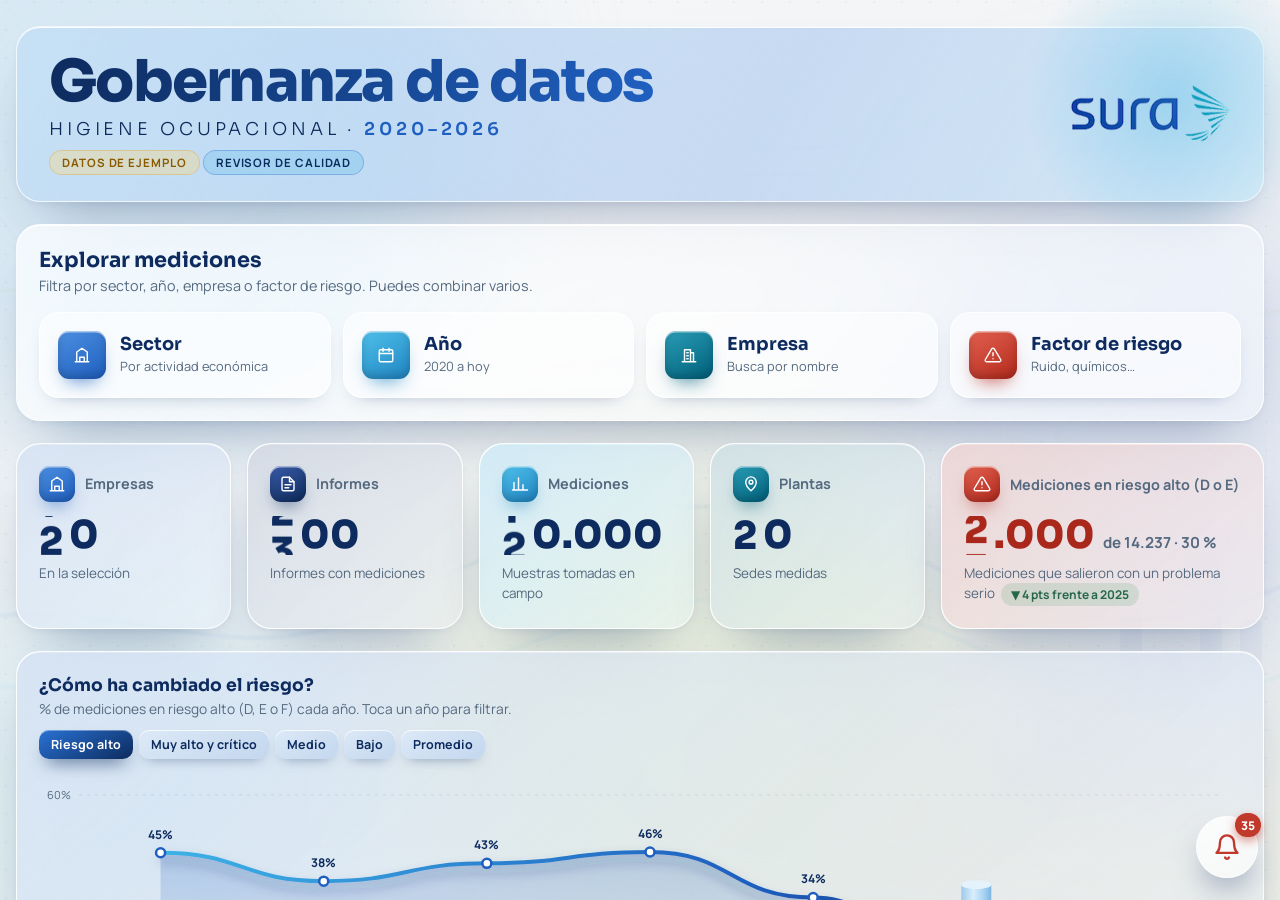
<file: index.html>
<!doctype html>
<html lang="es">
<head>
<meta charset="utf-8">
<meta http-equiv="refresh" content="0; url=tablero-gobernanza-actual.html">
<title>Gobernanza de datos</title>
</head>
<body><a href="tablero-gobernanza-actual.html">Abrir el tablero</a></body>
</html>
</file>
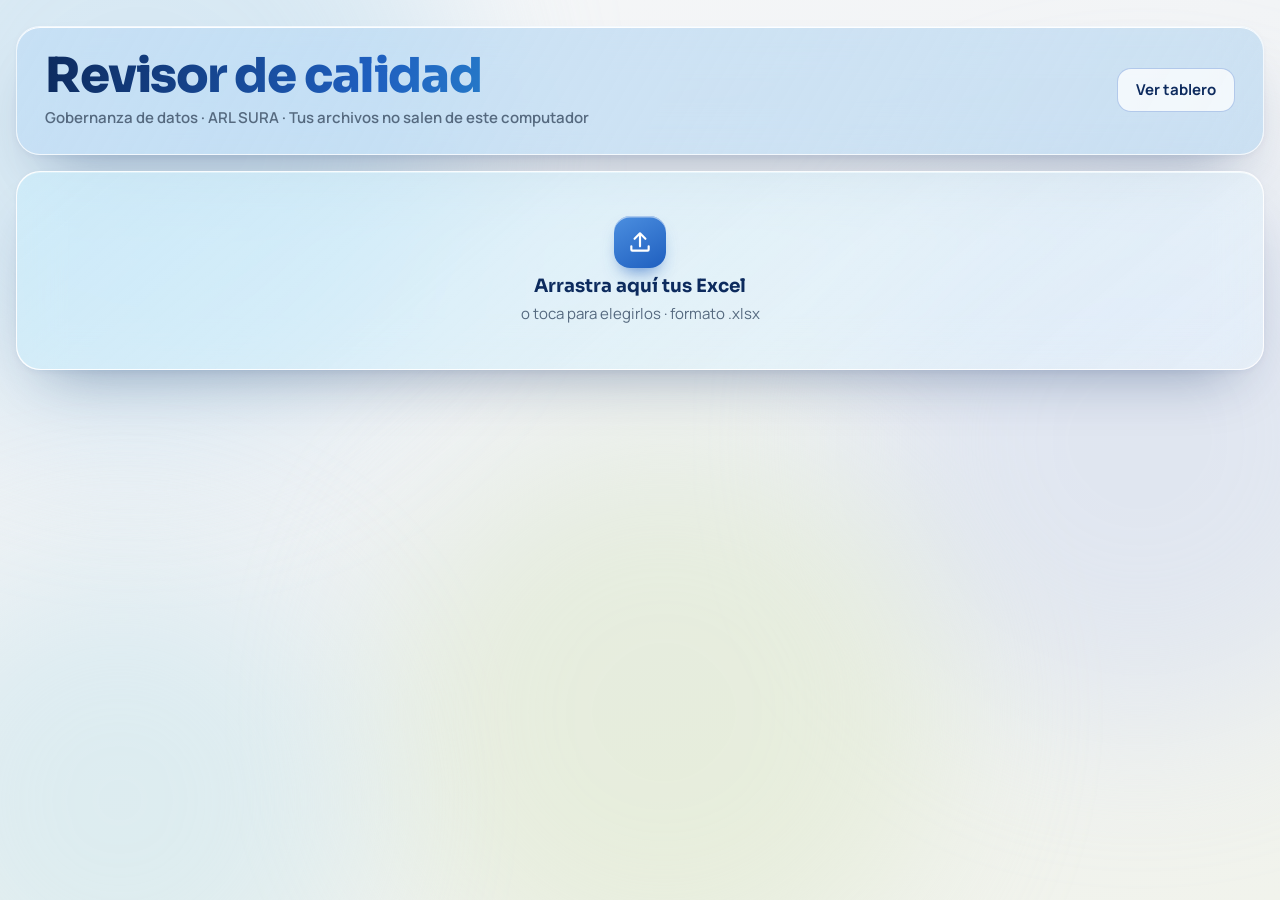
<file: revisor/index.html>
<!doctype html>
<html lang="es">
<head>
<meta charset="utf-8">
<meta name="viewport" content="width=device-width,initial-scale=1">
<!-- Esta línea le prohíbe al navegador enviar datos a cualquier parte: los Excel no salen del computador. -->
<meta http-equiv="Content-Security-Policy" content="connect-src 'none'; form-action 'none'; img-src data: blob:">
<title>Revisor de calidad</title>
<link rel="stylesheet" href="https://fonts.googleapis.com/css2?family=Sora:wght@400;600;700;800&family=Manrope:wght@400;500;600;700;800&display=swap">
<link rel="stylesheet" href="estilo.css">
</head>
<body>
<div class="bg" aria-hidden="true"><i class="blob b1"></i><i class="blob b2"></i><i class="blob b3"></i><i class="blob b4"></i></div>

<div class="wrap">
  <header class="glass head">
    <div>
      <h1 class="title">Revisor de calidad</h1>
      <p class="sub">Gobernanza de datos · ARL SURA · Tus archivos no salen de este computador</p>
    </div>
    <a class="btn enlace-app" href="../tablero-gobernanza-actual.html">Ver tablero</a>
    <div class="acciones" id="acciones" hidden>
      <button class="btn" id="btnRevisar" type="button">Volver a revisar</button>
      <button class="btn pri" id="btnExcel" type="button">Generar Excel de correcciones</button>
    </div>
  </header>

  <section class="glass t-sky zona" id="zona">
    <label class="soltar" for="selector">
      <span class="ico" aria-hidden="true"><svg viewBox="0 0 24 24" fill="none" stroke="currentColor" stroke-width="2" stroke-linecap="round" stroke-linejoin="round"><path d="M12 16V4M7 9l5-5 5 5M4 16v3a1 1 0 0 0 1 1h14a1 1 0 0 0 1-1v-3"/></svg></span>
      <strong id="zonaTitulo">Arrastra aquí tus Excel</strong>
      <span class="mut" id="zonaTexto">o toca para elegirlos · formato .xlsx</span>
    </label>
    <input id="selector" type="file" accept=".xlsx" multiple>
  </section>

  <p class="aviso" id="aviso" role="status" hidden></p>

  <main class="columnas" id="resultado" hidden>
    <aside class="glass lateral">
      <h2>Archivos</h2>
      <ul class="lista" id="listaArchivos"></ul>
      <div class="titulo-fila">
        <h2>Empresas</h2>
        <button class="enlace" id="btnLimpiar" type="button" hidden>Ver todas</button>
      </div>
      <ul class="lista" id="listaEmpresas"></ul>
    </aside>

    <section class="principal">
      <div class="kpis">
        <div class="glass t-green kpi"><b class="tab" id="kListo">0 %</b><span>Listo para cargar</span></div>
        <div class="glass t-red kpi"><b class="tab" id="kAlta">0</b><span>Prioridad alta</span></div>
        <div class="glass t-amber kpi"><b class="tab" id="kMedia">0</b><span>Prioridad media</span></div>
        <div class="glass t-blue kpi"><b class="tab" id="kFilas">0</b><span>Filas revisadas</span></div>
      </div>
      <div class="glass t-sky solos" id="solos" hidden></div>
      <div class="filtros">
        <div class="chips" id="chips" role="group" aria-label="Prioridad">
          <button type="button" class="chip on" data-p="">Todas</button>
          <button type="button" class="chip" data-p="Alta">Alta</button>
          <button type="button" class="chip" data-p="Media">Media</button>
        </div>
        <label class="campo"><span>Hoja</span><select id="filtroHoja"></select></label>
        <label class="campo"><span>Problema</span><select id="filtroTipo"></select></label>
      </div>
      <p class="conteo mut" id="conteo"></p>
      <div class="puntos" id="puntos"></div>
      <button class="btn mas" id="btnMas" type="button" hidden>Ver más</button>
    </section>
  </main>
</div>

<div class="soltar-velo" id="velo" hidden><div class="glass">Suelta tus Excel aquí</div></div>

<script src="js/excel.js"></script>
<script src="js/reglas.js"></script>
<script src="js/auditoria.js"></script>
<script src="js/correcciones.js"></script>
<script src="js/app.js"></script>
</body>
</html>
</file>
<file: revisor/estilo.css>
/* Mismo lenguaje del tablero de gobernanza: fondo pastel, tarjetas de vidrio, azules de Sura. Tema claro deliberado. */
:root{
  --dark:#0D2B5E;--blue:#1F5FBF;--sky:#3DB2E6;--ink:#0C2340;--mut:#55697F;--line:rgba(255,255,255,.75);
  --alta:#A93226;--media:#9A6200;
  --fd:"Sora",system-ui,sans-serif;--fb:"Manrope",system-ui,-apple-system,"Segoe UI",sans-serif;
  color-scheme:light;
}
*{box-sizing:border-box}
[hidden]{display:none!important}
html,body{margin:0}
body{font:15px/1.5 var(--fb);color:var(--ink);background:#E9F0F6;overflow-x:hidden}
button,select{font:inherit;color:inherit}
button{cursor:pointer}
button:focus-visible,select:focus-visible,.soltar:focus-within{outline:3px solid var(--sky);outline-offset:2px}
h2{font:700 .95rem var(--fd);color:var(--dark);margin:0}
.tab{font-variant-numeric:tabular-nums}
.mut{color:var(--mut)}
.bg{position:fixed;inset:0;z-index:0;overflow:hidden;background:linear-gradient(165deg,#F6F7F8 0%,#EEF1F4 55%,#F1F3EC 100%)}
.blob{position:absolute;border-radius:50%;filter:blur(80px)}
.b1{width:640px;height:640px;left:-180px;top:-200px;background:#BFDDF0;opacity:.55}
.b2{width:560px;height:560px;right:-140px;top:160px;background:#D3DCEF;opacity:.5}
.b3{width:560px;height:560px;left:30%;top:48%;background:#DDE8C6;opacity:.45}
.b4{width:480px;height:480px;left:-120px;bottom:-140px;background:#C8E6EE;opacity:.45}
.wrap{position:relative;z-index:1;max-width:1280px;margin:0 auto;padding:26px 16px 70px;display:grid;gap:16px}
.glass{position:relative;border-radius:24px;padding:22px;min-width:0;
  background:linear-gradient(140deg,rgba(255,255,255,.72),rgba(255,255,255,.38));
  backdrop-filter:blur(22px) saturate(1.4);-webkit-backdrop-filter:blur(22px) saturate(1.4);
  border:1px solid var(--line);
  box-shadow:inset 0 1px 0 rgba(255,255,255,.95),0 2px 6px rgba(13,43,94,.05),0 30px 60px -30px rgba(13,43,94,.42)}
.glass::before{content:"";position:absolute;inset:0;border-radius:inherit;background:var(--tint,transparent);pointer-events:none}
.glass>*{position:relative}
.t-blue{--tint:linear-gradient(140deg,rgba(31,95,191,.14),rgba(31,95,191,.03))}
.t-sky{--tint:linear-gradient(140deg,rgba(61,178,230,.20),rgba(61,178,230,.04))}
.t-red{--tint:linear-gradient(140deg,rgba(192,57,43,.17),rgba(192,57,43,.04))}
.t-amber{--tint:linear-gradient(140deg,rgba(214,140,20,.17),rgba(214,140,20,.04))}
.t-green{--tint:linear-gradient(140deg,rgba(62,155,95,.17),rgba(62,155,95,.04))}
.enlace-app{display:inline-grid;place-items:center;text-decoration:none;margin-left:auto}
.solos{padding:14px 18px}
.solos b{font:700 .95rem var(--fd);color:var(--dark)}
.solos ul{list-style:none;margin:8px 0 0;padding:0;display:flex;flex-wrap:wrap;gap:6px 18px;font-size:.88rem;color:var(--mut);font-weight:600}
.head{display:flex;flex-wrap:wrap;align-items:center;justify-content:space-between;gap:16px;padding:24px 28px;background:linear-gradient(120deg,rgba(196,222,244,.85),rgba(170,208,238,.5))}
.title{font:800 clamp(1.9rem,4.4vw,3rem)/1.05 var(--fd);letter-spacing:-.03em;margin:0;background:linear-gradient(100deg,#0D2B5E 0%,#1F5FBF 60%,#2B8FD0 100%);-webkit-background-clip:text;background-clip:text;color:transparent}
.sub{margin:6px 0 0;color:var(--mut);font-weight:600}
.acciones{display:flex;flex-wrap:wrap;gap:10px}
.btn{min-height:44px;padding:9px 18px;border-radius:14px;border:1px solid rgba(31,95,191,.3);background:rgba(255,255,255,.75);color:var(--dark);font-weight:700}
.btn:hover{background:#fff}
.btn:disabled{opacity:.55;cursor:default}
.btn.pri{background:linear-gradient(150deg,#2F74D6,#1F5FBF);border-color:transparent;color:#fff}
.btn.pri:hover{background:linear-gradient(150deg,#1F5FBF,#0D2B5E)}
.zona{padding:0}
.zona input{position:absolute;width:1px;height:1px;opacity:0}
.soltar{display:flex;flex-direction:column;align-items:center;gap:6px;padding:44px 20px;text-align:center;cursor:pointer;border-radius:24px}
.zona.compacta .soltar{flex-direction:row;justify-content:center;gap:12px;padding:12px 20px}
.zona.compacta .ico{width:34px;height:34px;border-radius:11px}
.zona.compacta .ico svg{width:17px;height:17px}
.soltar strong{font:700 1.15rem var(--fd);color:var(--dark)}
.zona.compacta .soltar strong{font-size:.95rem}
.ico{flex:none;width:52px;height:52px;border-radius:16px;display:grid;place-items:center;color:#fff;background:linear-gradient(150deg,#4C8FE0,#1F5FBF);box-shadow:inset 0 1.5px 0 rgba(255,255,255,.55),0 10px 18px -8px rgba(31,95,191,.75)}
.ico svg{width:26px;height:26px}
.aviso{margin:0;padding:12px 16px;border-radius:14px;background:rgba(255,255,255,.8);border:1px solid var(--line);font-weight:600}
.aviso.error{color:var(--alta)}
.columnas{display:grid;grid-template-columns:300px minmax(0,1fr);gap:16px;align-items:start}
.lateral{position:sticky;top:16px;max-height:calc(100vh - 32px);overflow:auto;padding:18px}
.titulo-fila{display:flex;align-items:center;justify-content:space-between;margin-top:18px}
.enlace{border:0;background:none;color:var(--blue);font-weight:700;padding:4px 0;min-height:32px}
.lista{list-style:none;margin:8px 0 0;padding:0;display:grid;gap:4px}
.lista li{display:flex;align-items:center;gap:8px;min-width:0}
.fila-lista{flex:1;min-width:0;display:flex;align-items:center;gap:8px;min-height:40px;padding:6px 10px;border-radius:12px;border:1px solid transparent;background:none;text-align:left}
button.fila-lista:hover{background:rgba(255,255,255,.65)}
button.fila-lista[aria-pressed=true]{background:#fff;border-color:rgba(31,95,191,.4)}
.nom{flex:1;min-width:0;font-weight:600;overflow-wrap:anywhere;line-height:1.3}
.cifra{flex:none;font-weight:700;color:var(--alta);font-size:.85rem}
.detalle{display:block;font-weight:500;font-size:.8rem;color:var(--mut)}
.quitar{flex:none;width:32px;height:32px;border:0;border-radius:10px;background:none;color:var(--mut);font-size:1.1rem}
.quitar:hover{background:rgba(192,57,43,.12);color:var(--alta)}
.principal{display:grid;gap:14px;min-width:0}
.kpis{display:grid;grid-template-columns:repeat(4,minmax(0,1fr));gap:12px}
.kpi{padding:16px 18px}
.kpi b{display:block;font:800 clamp(1.5rem,3.4vw,2.2rem)/1.1 var(--fd);color:var(--dark)}
.kpi span{color:var(--mut);font-weight:600;font-size:.86rem}
.filtros{display:flex;flex-wrap:wrap;gap:12px;align-items:end}
.chips{display:flex;gap:6px}
.chip{min-height:40px;padding:6px 14px;border-radius:12px;border:1px solid var(--line);background:rgba(255,255,255,.55);font-weight:700}
.chip.on{background:var(--dark);border-color:var(--dark);color:#fff}
.campo{display:grid;gap:2px;font-size:.8rem;font-weight:700;color:var(--mut);min-width:0;flex:1 1 170px}
.campo select{width:100%;min-height:40px;padding:6px 10px;border-radius:12px;border:1px solid var(--line);background:rgba(255,255,255,.75);color:var(--ink);font-weight:600}
.conteo{margin:0;font-weight:600;font-size:.88rem}
.puntos{display:grid;gap:10px}
.punto{padding:16px 18px;border-radius:18px}
.punto h3{margin:0;font:700 1rem/1.35 var(--fd);color:var(--dark);overflow-wrap:anywhere}
.cab{display:flex;gap:10px;align-items:flex-start;justify-content:space-between}
.pri-tag{flex:none;padding:2px 10px;border-radius:999px;font-weight:800;font-size:.78rem;background:rgba(192,57,43,.13);color:var(--alta)}
.pri-tag.Media{background:rgba(214,140,20,.17);color:var(--media)}
.meta{margin:6px 0 0;color:var(--mut);font-weight:600;font-size:.86rem;overflow-wrap:anywhere}
.datos{margin:10px 0 0;display:grid;grid-template-columns:auto minmax(0,1fr);gap:3px 12px;font-size:.9rem}
.datos dt{color:var(--mut);font-weight:700}
.datos dd{margin:0;overflow-wrap:anywhere}
.pie{display:flex;justify-content:flex-end;margin-top:8px}
.mini{min-height:36px;padding:5px 12px;border-radius:10px;border:1px solid rgba(31,95,191,.3);background:rgba(255,255,255,.7);color:var(--dark);font-weight:700;font-size:.84rem}
.mini:hover{background:#fff}
.vacio{text-align:center;color:var(--mut);font-weight:600;padding:30px 10px}
.mas{justify-self:center}
.soltar-velo{position:fixed;inset:0;z-index:5;display:grid;place-items:center;background:rgba(13,43,94,.28);pointer-events:none}
.soltar-velo .glass{font:700 1.3rem var(--fd);color:var(--dark);background:rgba(255,255,255,.9)}
@media (max-width:860px){
  .columnas{grid-template-columns:minmax(0,1fr)}
  .lateral{position:static;max-height:none}
  #listaEmpresas{max-height:260px;overflow:auto}
  .head{padding:20px}
  .acciones,.acciones .btn{width:100%}
  .glass{border-radius:20px}
  .kpi{padding:12px}
  .kpis{grid-template-columns:repeat(2,minmax(0,1fr))}
  .enlace-app{width:100%}
}
@media (prefers-reduced-motion:no-preference){.punto{animation:entra .18s ease-out}@keyframes entra{from{opacity:0;transform:translateY(4px)}}}
</file>
